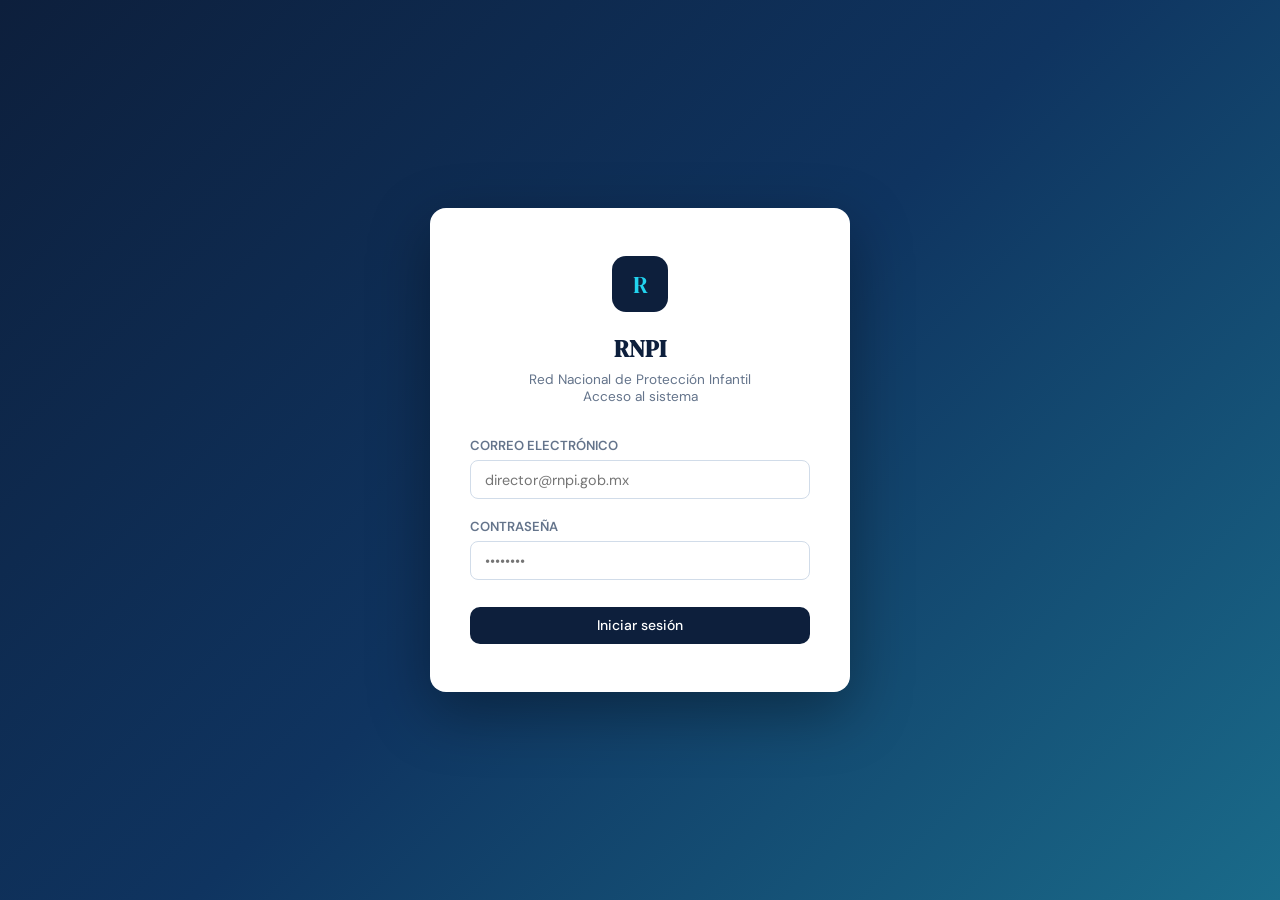
<file: index.html>
<!DOCTYPE html>
<html lang="es">
<head>
  <meta charset="UTF-8" />
  <meta name="viewport" content="width=device-width, initial-scale=1.0" />
  <title>RNPI — Sistema Integral</title>
  <link rel="preconnect" href="https://fonts.googleapis.com" />
  <link href="https://fonts.googleapis.com/css2?family=DM+Serif+Display:ital@0;1&family=DM+Sans:wght@300;400;500;600&display=swap" rel="stylesheet" />
  <link rel="stylesheet" href="/static/css/styles.css" />
</head>
<body>

<!-- ══════════════════════════════════════════════════ -->
<!--   PANTALLA DE LOGIN                                -->
<!-- ══════════════════════════════════════════════════ -->
<div id="screen-login">
  <div class="login-card">
    <div class="login-logo">R</div>
    <h1>RNPI</h1>
    <p>Red Nacional de Protección Infantil<br>Acceso al sistema</p>
    <div id="login-error"></div>
    <div class="form-group">
      <label style="text-align:left" for="l-correo">Correo electrónico</label>
      <input id="l-correo" type="text" placeholder="director@rnpi.gob.mx" autocomplete="username" />
    </div>
    <div class="form-group">
      <label style="text-align:left" for="l-pass">Contraseña</label>
      <input id="l-pass" type="password" placeholder="••••••••" autocomplete="current-password" />
    </div>
    <button class="btn btn-primary" style="width:100%;justify-content:center;margin-top:.5rem" id="btn-login">Iniciar sesión</button>
  </div>
</div>

<!-- ══════════════════════════════════════════════════ -->
<!--   INTERFAZ PRINCIPAL                               -->
<!--   data-roles="..." controla la visibilidad por rol -->
<!--   1=Abogado · 2=Director General · 3=Coordinador   -->
<!--   Estatal · 4=Médico · 5=Psicólogo · 7=Trab. Social -->
<!--   8=Voluntario                                      -->
<!-- ══════════════════════════════════════════════════ -->
<div id="screen-main">
  <header>
    <div class="header-left">
      <div class="logo">
        <div class="logo-badge">R</div>
        <div>
          <div class="logo-text">RNPI</div>
          <div class="logo-sub">Sistema Nacional</div>
        </div>
      </div>
      <nav class="nav-menu">
        <a class="nav-tab active" id="tab-nna" data-view="nna">Expedientes NNA</a>
        <a class="nav-tab" id="tab-personal" data-view="personal" data-roles="2">Gestión de Personal</a>
      </nav>
    </div>
    <div class="header-user">
      <span id="header-username">Usuario</span>
      <button id="btn-logout">Cerrar sesión</button>
    </div>
  </header>

  <div class="container">

    <!-- ─── Vista: Expedientes NNA ─── -->
    <div id="view-nna" class="view-section active">
      <div class="page-header">
        <div>
          <div class="page-title">Expedientes NNA</div>
          <div class="page-sub">Gestión integral de Niños, Niñas y Adolescentes</div>
        </div>
        <button class="btn btn-primary" id="btn-nuevo-expediente">+ Nuevo Expediente</button>
      </div>

      <div class="card">
        <table>
          <thead>
            <tr>
              <th>Folio</th>
              <th>Nombre del Menor</th>
              <th>Tutor(es)</th>
              <th>Sexo</th>
              <th>Fecha Nac.</th>
              <th>Acciones</th>
            </tr>
          </thead>
          <tbody id="tabla-nna-body"></tbody>
        </table>
      </div>
    </div>

    <!-- ─── Vista: Gestión de Personal (solo Director General, igual que el backend) ─── -->
    <div id="view-personal" class="view-section" data-roles="2">
      <div class="page-header">
        <div>
          <div class="page-title">Gestión de Personal</div>
          <div class="page-sub">Administración de voluntarios y empleados registrados</div>
        </div>
        <button class="btn btn-primary" id="btn-nuevo-personal">+ Registrar Personal</button>
      </div>

      <div class="toolbar">
        <select id="filter-rol" style="width:auto;padding:.6rem .9rem;">
          <option value="">Todos los roles</option>
        </select>
      </div>

      <div class="card">
        <div class="table-wrap">
          <table id="tabla-personal">
            <thead>
              <tr>
                <th>#</th>
                <th>Nombre</th>
                <th>Correo</th>
                <th>RFC</th>
                <th>Rol</th>
                <th>Estatus</th>
                <th>Acciones</th>
              </tr>
            </thead>
            <tbody id="tbody-personal">
              <tr><td colspan="7" style="text-align:center;padding:2rem;">Cargando...</td></tr>
            </tbody>
          </table>
        </div>
      </div>
    </div>

  </div>
</div>

<!-- ══════════════════════════════════════════════════ -->
<!--   MODAL: NUEVO EXPEDIENTE INTEGRAL                 -->
<!-- ══════════════════════════════════════════════════ -->
<div class="overlay" id="modal-alta-nna">
  <div class="modal modal-wide">
    <div class="modal-header">
      <h2>Registro de Nuevo Expediente Integral</h2>
      <button class="close-btn" data-close="modal-alta-nna">X</button>
    </div>
    <div class="modal-body">
      <div class="section-title">1. Datos del Menor (NNA)</div>
      <div class="form-grid">
        <div><label>Nombre(s) *</label><input type="text" id="f-nna-nombre" placeholder="Ej. Juan"></div>
        <div><label>Primer Apellido *</label><input type="text" id="f-nna-ap1" placeholder="Ej. Pérez"></div>
        <div><label>Segundo Apellido</label><input type="text" id="f-nna-ap2" placeholder="Opcional"></div>
        <div><label>CURP *</label><input type="text" id="f-nna-curp" placeholder="18 caracteres" style="text-transform:uppercase" maxlength="18"></div>
        <div><label>Fecha de Nacimiento *</label><input type="date" id="f-nna-fecha"></div>
        <div><label>Sexo *</label>
          <select id="f-nna-sexo"><option value="">-- Seleccione --</option></select>
        </div>
        <div><label>Nacionalidad</label>
          <select id="f-nna-nacionalidad"><option value="">-- Seleccione --</option></select>
        </div>
        <div><label>Entidad de Nacimiento</label>
          <select id="f-nna-lugarnac"><option value="">-- Seleccione --</option></select>
        </div>
        <div><label>Lengua</label>
          <select id="f-nna-lengua"><option value="">-- Cargando... --</option></select>
        </div>
        <div><label>Discapacidad</label>
          <select id="f-nna-discapacidad">
            <option value="">Ninguna</option>
          </select>
        </div>
        <div><label>Grado de Dependencia</label>
          <select id="f-nna-gradodep" disabled><option value="">-- Sin discapacidad --</option></select>
        </div>
      </div>

      <div class="section-title">2. Domicilio Actual</div>
      <div class="form-grid">
        <div class="span-2"><label>Calle</label><input type="text" id="f-dir-calle" placeholder="Ej. Av. Reforma"></div>
        <div><label>No. Exterior</label><input type="text" id="f-dir-noext" placeholder="Ej. 123"></div>
        <div><label>Entidad Federativa</label>
          <select id="f-dir-entidad">
            <option value="">-- Seleccione Entidad --</option>
          </select>
        </div>
        <div class="span-2"><label>Municipio / Asentamiento</label>
          <select id="f-dir-asen" disabled>
            <option value="">-- Seleccione primero una Entidad --</option>
          </select>
        </div>
      </div>

      <div class="section-title">3. Tutor Responsable y Contacto</div>
      <div class="form-grid">
        <div><label>Nombre(s) *</label><input type="text" id="f-tutor-nombre" placeholder="Ej. María"></div>
        <div><label>Primer Apellido *</label><input type="text" id="f-tutor-ap1" placeholder="Ej. García"></div>
        <div><label>Segundo Apellido</label><input type="text" id="f-tutor-ap2" placeholder="Opcional"></div>
        <div><label>CURP Tutor *</label><input type="text" id="f-tutor-curp" placeholder="Obligatorio (18 carac)" style="text-transform:uppercase" maxlength="18"></div>
        <div><label>Tipo de Contacto</label>
          <select id="f-con-tipo"><option value="">-- Seleccione --</option></select>
        </div>
        <div><label>Dato de Contacto</label><input type="text" id="f-con-texto" placeholder="Teléfono o correo"></div>
      </div>

    </div>
    <div class="modal-footer">
      <button class="btn btn-secondary" data-close="modal-alta-nna">Cancelar</button>
      <button class="btn btn-primary" id="btn-guardar-expediente">Guardar Expediente</button>
    </div>
  </div>
</div>

<!-- Modal Detalle NNA -->
<div class="overlay" id="modal-detalle-nna">
  <div class="modal modal-wide">
    <div class="modal-header">
      <h2>Expediente Integral RNPI</h2>
      <button class="close-btn" data-close="modal-detalle-nna">X</button>
    </div>
    <div class="modal-body">
      <div class="detail-card">
        <h3>Información del Menor</h3>
        <div class="detail-grid">
          <div class="detail-item"><label>Folio</label><p id="det-nna-folio"></p></div>
          <div class="detail-item"><label>Nombre Completo</label><p id="det-nna-nombre"></p></div>
          <div class="detail-item"><label>CURP</label><p id="det-nna-curp"></p></div>
          <div class="detail-item"><label>Fecha Nac.</label><p id="det-nna-fecha"></p></div>
          <div class="detail-item"><label>Sexo</label><p id="det-nna-sexo"></p></div>
          <div class="detail-item"><label>Nacionalidad(es)</label><p id="det-nna-nacionalidad"></p></div>
          <div class="detail-item"><label>Entidad de Nacimiento</label><p id="det-nna-lugarnac"></p></div>
          <div class="detail-item"><label>Domicilio Actual</label><p id="det-nna-direccion"></p></div>
        </div>
      </div>
      <div class="detail-card">
        <h3>Lenguas y Discapacidades</h3>
        <div class="detail-grid">
          <div class="detail-item"><label>Lengua(s)</label><p id="det-nna-lenguas"></p></div>
          <div class="detail-item"><label>Discapacidad(es)</label><p id="det-nna-discapacidades"></p></div>
        </div>
      </div>
      <div class="detail-card">
        <h3>Tutores y Contacto</h3>
        <div class="detail-grid">
          <div class="detail-item"><label>Tutor(es)</label><p id="det-tutores"></p></div>
          <div class="detail-item"><label>Contacto(s)</label><p id="det-contactos"></p></div>
        </div>
      </div>

      <!-- ─── Valoración Médica (solo roles 2=Director, 3=Coordinador, 4=Médico, 5=Psicólogo) ─── -->
      <div class="detail-card" data-roles="2,3,4,5">
        <h3>Valoración Médica</h3>
        <div class="detail-item">
          <label>Diagnósticos registrados (CIE-10)</label>
          <p id="det-padecimientos">—</p>
        </div>
        <div class="section-title">Nueva Valoración Médica</div>
        <div class="form-grid">
          <div class="span-2">
            <label>Buscar diagnóstico CIE-10 *</label>
            <input type="text" id="f-med-buscar" placeholder="Escriba al menos 2 caracteres (ej. asma, E11)">
          </div>
          <div class="span-2">
            <label>Diagnóstico *</label>
            <select id="f-med-diagnostico" disabled><option value="">-- Busque un diagnóstico primero --</option></select>
          </div>
          <div><label>Fecha de diagnóstico</label><input type="date" id="f-med-fecha"></div>
          <div><label>¿Es crónico?</label>
            <select id="f-med-cronico"><option value="false">No</option><option value="true">Sí</option></select>
          </div>
          <div><label>¿Está controlado?</label>
            <select id="f-med-controlado"><option value="false">No</option><option value="true">Sí</option></select>
          </div>
          <div class="span-2">
            <label>Notas clínicas</label>
            <input type="text" id="f-med-notas" placeholder="Observaciones del personal de salud">
          </div>
        </div>
        <div style="text-align:right;margin-top:.8rem">
          <button class="btn btn-primary" id="btn-guardar-padecimiento">Guardar Valoración</button>
        </div>
      </div>

      <!-- ─── Situación Legal (solo roles 1=Abogado, 2=Director, 3=Coordinador) ─── -->
      <div class="detail-card" data-roles="1,2,3">
        <h3>Situación Legal</h3>
        <div class="detail-item">
          <label>Historial jurídico</label>
          <p id="det-situacion-legal">—</p>
        </div>
        <div class="section-title">Nueva Situación Legal</div>
        <div class="form-grid">
          <div><label>Estatus jurídico *</label>
            <select id="f-leg-estatus"><option value="">-- Seleccione --</option></select>
          </div>
          <div><label>Medida de protección</label>
            <select id="f-leg-medida"><option value="">Ninguna</option></select>
          </div>
          <div><label>Fecha de inicio</label><input type="date" id="f-leg-fecha"></div>
          <div class="span-2">
            <label>Observaciones</label>
            <input type="text" id="f-leg-observaciones" placeholder="Detalle jurídico del expediente">
          </div>
        </div>
        <div style="text-align:right;margin-top:.8rem">
          <button class="btn btn-primary" id="btn-guardar-situacion-legal">Guardar Situación Legal</button>
        </div>
      </div>
    </div>
  </div>
</div>

<!-- Modal Form Personal -->
<div class="overlay" id="modal-form-personal">
  <div class="modal">
    <div class="modal-header">
      <h2 id="modal-pers-title">Registrar Personal</h2>
      <button class="close-btn" data-close="modal-form-personal">X</button>
    </div>
    <div class="modal-body">
      <input type="hidden" id="f-id" />
      <div class="form-grid" style="grid-template-columns: 1fr 1fr;">
        <div class="span-2"><label>Nombre(s)</label><input type="text" id="f-nombre" /></div>
        <div><label>Primer apellido</label><input type="text" id="f-prim-ap" /></div>
        <div><label>Segundo apellido</label><input type="text" id="f-seg-ap" /></div>
        <div><label>RFC</label><input type="text" id="f-rfc" style="text-transform:uppercase" /></div>
        <div><label>CURP</label><input type="text" id="f-curp" style="text-transform:uppercase" /></div>
        <div><label>Correo</label><input type="email" id="f-correo" /></div>
        <div><label>Rol</label><select id="f-rol"><option value="">— Seleccionar —</option></select></div>
        <div id="wrap-password"><label>Contraseña</label><input type="password" id="f-password" /></div>
        <div id="wrap-password2"><label>Confirmar</label><input type="password" id="f-password2" /></div>
      </div>
    </div>
    <div class="modal-footer">
      <button class="btn btn-secondary" data-close="modal-form-personal">Cancelar</button>
      <button class="btn btn-primary" id="btn-guardar-personal">Guardar</button>
    </div>
  </div>
</div>

<!-- Modal Detalle Personal -->
<div class="overlay" id="modal-detalle-personal">
  <div class="modal modal-wide">
    <div class="modal-header">
      <h2>Datos del Personal</h2>
      <button class="close-btn" data-close="modal-detalle-personal">X</button>
    </div>
    <div class="modal-body">
      <div class="avatar-row">
        <div class="avatar" id="det-avatar">–</div>
        <div>
          <div style="font-family:'DM Serif Display',serif;font-size:1.2rem" id="det-nombre">–</div>
          <div id="det-badge" style="margin-top:.3rem"></div>
        </div>
      </div>
      <div class="detail-grid">
        <div class="detail-item"><label>RFC</label><p id="det-rfc">–</p></div>
        <div class="detail-item"><label>CURP</label><p id="det-curp">–</p></div>
        <hr class="detail-sep">
        <div class="detail-item"><label>Correo</label><p id="det-correo">–</p></div>
        <div class="detail-item"><label>Rol</label><p id="det-rol">–</p></div>
        <div class="detail-item"><label>Estatus</label><p id="det-activo">–</p></div>
        <div class="detail-item"><label>ID de registro</label><p id="det-id">–</p></div>
      </div>
    </div>
    <div class="modal-footer">
      <button class="btn btn-secondary" data-close="modal-detalle-personal">Cerrar</button>
    </div>
  </div>
</div>

<!-- Modal Confirmación -->
<div class="overlay" id="confirm-modal-overlay">
  <div class="modal" id="confirm-modal" style="max-width:420px">
    <div class="modal-body" style="padding-top:2rem">
      <div class="confirm-icon" id="confirm-icon"></div>
      <h3 id="confirm-title">¿Confirmar acción?</h3>
      <p id="confirm-message">Esta acción no se puede deshacer.</p>
    </div>
    <div class="modal-footer" style="justify-content:center;gap:1rem">
      <button class="btn btn-secondary" data-close="confirm-modal-overlay">Cancelar</button>
      <button class="btn" id="confirm-action-btn">Confirmar</button>
    </div>
  </div>
</div>

<div id="toast-container"></div>

<script type="module" src="/static/js/app.js"></script>
</body>
</html>
</file>
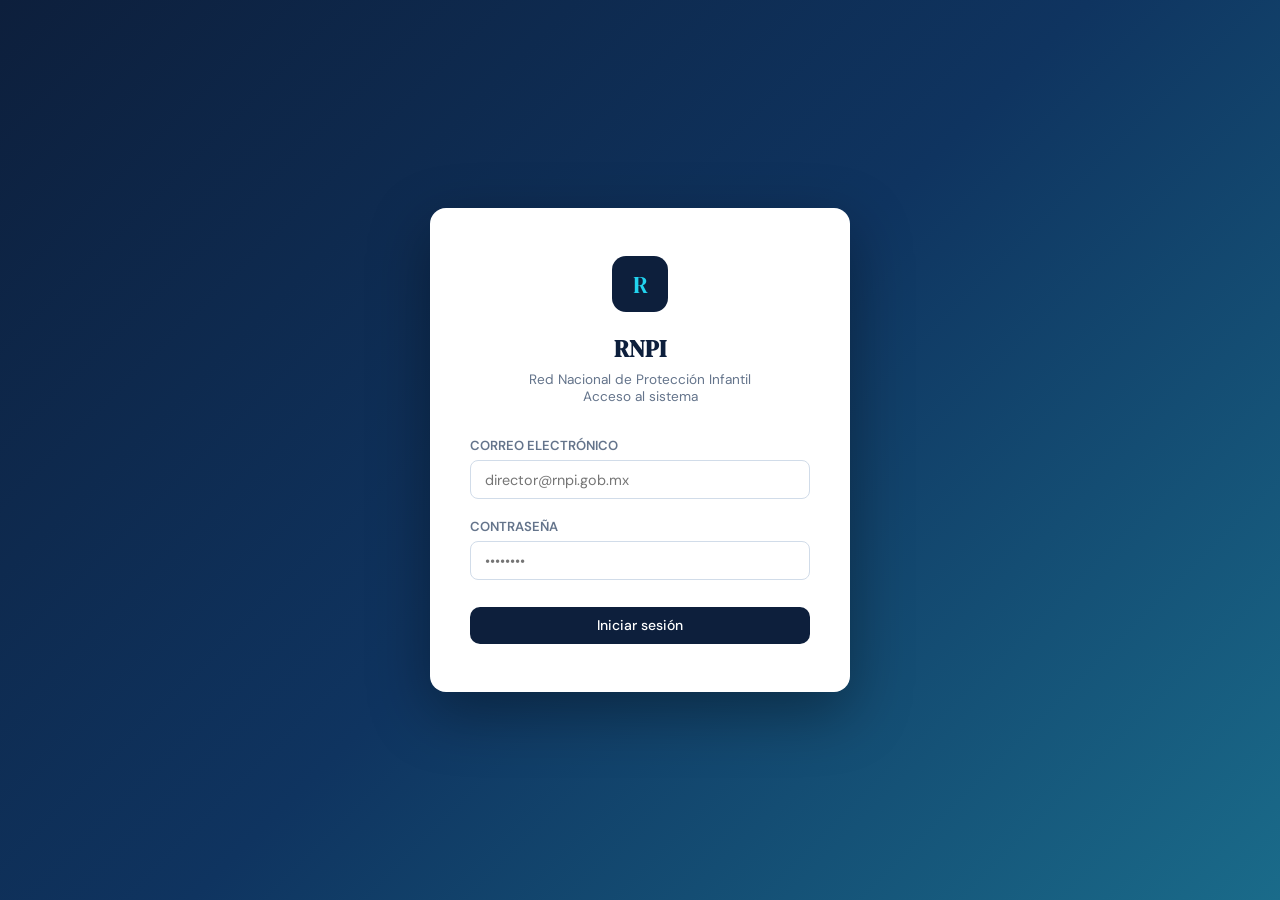
<file: static/index.html>
<!DOCTYPE html>
<html lang="es">
<head>
  <meta charset="UTF-8" />
  <meta name="viewport" content="width=device-width, initial-scale=1.0" />
  <title>RNPI — Sistema Integral</title>
  <link rel="preconnect" href="https://fonts.googleapis.com" />
  <link href="https://fonts.googleapis.com/css2?family=DM+Serif+Display:ital@0;1&family=DM+Sans:wght@300;400;500;600&display=swap" rel="stylesheet" />
  <link rel="stylesheet" href="/static/css/styles.css" />
</head>
<body>

<!-- ══════════════════════════════════════════════════ -->
<!--   PANTALLA DE LOGIN                                -->
<!-- ══════════════════════════════════════════════════ -->
<div id="screen-login">
  <div class="login-card">
    <div class="login-logo">R</div>
    <h1>RNPI</h1>
    <p>Red Nacional de Protección Infantil<br>Acceso al sistema</p>
    <div id="login-error"></div>
    <div class="form-group">
      <label style="text-align:left" for="l-correo">Correo electrónico</label>
      <input id="l-correo" type="text" placeholder="director@rnpi.gob.mx" autocomplete="username" />
    </div>
    <div class="form-group">
      <label style="text-align:left" for="l-pass">Contraseña</label>
      <input id="l-pass" type="password" placeholder="••••••••" autocomplete="current-password" />
    </div>
    <button class="btn btn-primary" style="width:100%;justify-content:center;margin-top:.5rem" id="btn-login">Iniciar sesión</button>
  </div>
</div>

<!-- ══════════════════════════════════════════════════ -->
<!--   INTERFAZ PRINCIPAL                               -->
<!--   data-roles="..." controla la visibilidad por rol -->
<!--   1=Abogado · 2=Director General · 3=Coordinador   -->
<!--   Estatal · 4=Médico · 5=Psicólogo · 7=Trab. Social -->
<!--   8=Voluntario                                      -->
<!-- ══════════════════════════════════════════════════ -->
<div id="screen-main">
  <header>
    <div class="header-left">
      <div class="logo">
        <div class="logo-badge">R</div>
        <div>
          <div class="logo-text">RNPI</div>
          <div class="logo-sub">Sistema Nacional</div>
        </div>
      </div>
      <nav class="nav-menu">
        <a class="nav-tab active" id="tab-nna" data-view="nna">Expedientes NNA</a>
        <a class="nav-tab" id="tab-personal" data-view="personal" data-roles="2">Gestión de Personal</a>
        <a class="nav-tab" id="tab-plantillas" data-view="plantillas" data-roles="2,3">Plantillas</a>
      </nav>
    </div>
    <div class="header-user">
      <span id="header-username">Usuario</span>
      <button id="btn-logout">Cerrar sesión</button>
    </div>
  </header>

  <div class="container">

    <!-- ─── Vista: Expedientes NNA ─── -->
    <div id="view-nna" class="view-section active">
      <div class="page-header">
        <div>
          <div class="page-title">Expedientes NNA</div>
          <div class="page-sub">Gestión integral de Niños, Niñas y Adolescentes</div>
        </div>
        <button class="btn btn-primary" id="btn-nuevo-expediente">+ Nuevo Expediente</button>
      </div>

      <div class="card">
        <table>
          <thead>
            <tr>
              <th>Folio</th>
              <th>Nombre del Menor</th>
              <th>Tutor(es)</th>
              <th>Sexo</th>
              <th>Fecha Nac.</th>
              <th>Acciones</th>
            </tr>
          </thead>
          <tbody id="tabla-nna-body"></tbody>
        </table>
      </div>
    </div>

    <!-- ─── Vista: Gestión de Personal (solo Director General, igual que el backend) ─── -->
    <div id="view-personal" class="view-section" data-roles="2">
      <div class="page-header">
        <div>
          <div class="page-title">Gestión de Personal</div>
          <div class="page-sub">Administración de voluntarios y empleados registrados</div>
        </div>
        <button class="btn btn-primary" id="btn-nuevo-personal">+ Registrar Personal</button>
      </div>

      <div class="toolbar">
        <select id="filter-rol" style="width:auto;padding:.6rem .9rem;">
          <option value="">Todos los roles</option>
        </select>
      </div>

      <div class="card">
        <div class="table-wrap">
          <table id="tabla-personal">
            <thead>
              <tr>
                <th>#</th>
                <th>Nombre</th>
                <th>Correo</th>
                <th>RFC</th>
                <th>Rol</th>
                <th>Estatus</th>
                <th>Acciones</th>
              </tr>
            </thead>
            <tbody id="tbody-personal">
              <tr><td colspan="7" style="text-align:center;padding:2rem;">Cargando...</td></tr>
            </tbody>
          </table>
        </div>
      </div>
    </div>

    <!-- ─── Vista: Plantillas / Equipos de Trabajo (Director General y Coordinador Estatal) ─── -->
    <div id="view-plantillas" class="view-section" data-roles="2,3">
      <div class="page-header">
        <div>
          <div class="page-title">Plantillas de Trabajo</div>
          <div class="page-sub">Equipos multidisciplinarios y asignación de expedientes NNA</div>
        </div>
        <button class="btn btn-primary" id="btn-nueva-plantilla">+ Nueva Plantilla</button>
      </div>

      <div class="card">
        <table>
          <thead>
            <tr>
              <th>#</th>
              <th>Nombre de la Plantilla</th>
              <th>Estatus</th>
              <th>Integrantes</th>
              <th>Acciones</th>
            </tr>
          </thead>
          <tbody id="tbody-plantillas">
            <tr><td colspan="5" style="text-align:center;padding:2rem;">Cargando...</td></tr>
          </tbody>
        </table>
      </div>
    </div>

  </div>
</div>

<!-- ══════════════════════════════════════════════════ -->
<!--   MODAL: NUEVO EXPEDIENTE INTEGRAL                 -->
<!-- ══════════════════════════════════════════════════ -->
<div class="overlay" id="modal-alta-nna">
  <div class="modal modal-wide">
    <div class="modal-header">
      <h2>Registro de Nuevo Expediente Integral</h2>
      <button class="close-btn" data-close="modal-alta-nna">X</button>
    </div>
    <div class="modal-body">
      <div class="section-title">1. Datos del Menor (NNA)</div>
      <div class="form-grid">
        <div><label>Nombre(s) *</label><input type="text" id="f-nna-nombre" placeholder="Ej. Juan"></div>
        <div><label>Primer Apellido *</label><input type="text" id="f-nna-ap1" placeholder="Ej. Pérez"></div>
        <div><label>Segundo Apellido</label><input type="text" id="f-nna-ap2" placeholder="Opcional"></div>
        <div><label>Cómo le gusta que le llamen (Alias)</label><input type="text" id="f-nna-alias" placeholder="Ej. Juanito"></div>
        <div><label>CURP *</label><input type="text" id="f-nna-curp" placeholder="18 caracteres" style="text-transform:uppercase" maxlength="18"></div>
        <div><label>Fecha de Nacimiento *</label><input type="date" id="f-nna-fecha"></div>
        <div><label>Sexo *</label>
          <select id="f-nna-sexo"><option value="">-- Seleccione --</option></select>
        </div>
        <div><label>Nacionalidad</label>
          <select id="f-nna-nacionalidad"><option value="">-- Seleccione --</option></select>
        </div>
        <div><label>Entidad de Nacimiento</label>
          <select id="f-nna-lugarnac"><option value="">-- Seleccione --</option></select>
        </div>
      </div>

      <div class="section-title">Idiomas y Discapacidades</div>
      <div id="lenguas-container">
        <div class="form-grid" style="margin-bottom: 1rem;">
          <div><label>Lengua/Idioma</label>
            <select id="f-nna-lengua-0" class="f-nna-lengua"><option value="">-- Cargando... --</option></select>
          </div>
          <div><label>Nivel de Dominio</label>
            <select id="f-nna-nivelcom-0" class="f-nna-nivelcom" disabled><option value="">-- Seleccione --</option></select>
          </div>
          <div><label>Modo de Adquisición</label>
            <select id="f-nna-modadc-0" class="f-nna-modadc" disabled><option value="">-- Seleccione --</option></select>
          </div>
          <div><label>Preferente</label>
            <input type="checkbox" id="f-nna-preferente-0" class="f-nna-preferente">
          </div>
        </div>
      </div>
      <button type="button" class="btn btn-secondary" id="btn-agregar-lengua" style="margin-bottom:1rem">+ Agregar otro idioma</button>

      <div id="discapacidades-container">
        <div class="form-grid" style="margin-bottom: 1rem;">
          <div><label>Discapacidad</label>
            <select id="f-nna-discapacidad-0" class="f-nna-discapacidad"><option value="">Ninguna</option></select>
          </div>
          <div><label>Grado de Dependencia</label>
            <select id="f-nna-gradodep-0" class="f-nna-gradodep" disabled><option value="">-- Sin discapacidad --</option></select>
          </div>
        </div>
      </div>
      <button type="button" class="btn btn-secondary" id="btn-agregar-discapacidad" style="margin-bottom:1rem">+ Agregar otra discapacidad</button>

      <div class="section-title">2. Domicilio Actual</div>
      <div class="form-grid">
        <div class="span-2"><label>Calle</label><input type="text" id="f-dir-calle" placeholder="Ej. Av. Reforma"></div>
        <div><label>No. Exterior</label><input type="text" id="f-dir-noext" placeholder="Ej. 123"></div>
        <div><label>Entidad Federativa</label>
          <select id="f-dir-entidad">
            <option value="">-- Seleccione Entidad --</option>
          </select>
        </div>
        <div class="span-2"><label>Municipio / Asentamiento</label>
          <select id="f-dir-asen" disabled>
            <option value="">-- Seleccione primero una Entidad --</option>
          </select>
        </div>
      </div>

      <div class="section-title">3. Tutor Responsable y Contacto</div>
      <div class="form-grid">
        <div><label>Nombre(s) *</label><input type="text" id="f-tutor-nombre" placeholder="Ej. María"></div>
        <div><label>Primer Apellido *</label><input type="text" id="f-tutor-ap1" placeholder="Ej. García"></div>
        <div><label>Segundo Apellido</label><input type="text" id="f-tutor-ap2" placeholder="Opcional"></div>
        <div><label>CURP Tutor *</label><input type="text" id="f-tutor-curp" placeholder="Obligatorio (18 carac)" style="text-transform:uppercase" maxlength="18"></div>
        <div><label>Tipo de Contacto</label>
          <select id="f-con-tipo"><option value="">-- Seleccione --</option></select>
        </div>
        <div><label>Dato de Contacto</label><input type="text" id="f-con-texto" placeholder="Teléfono o correo"></div>
      </div>

    </div>
    <div class="modal-footer">
      <button class="btn btn-secondary" data-close="modal-alta-nna">Cancelar</button>
      <button class="btn btn-primary" id="btn-guardar-expediente">Guardar Expediente</button>
    </div>
  </div>
</div>

<!-- Modal Detalle NNA -->
<div class="overlay" id="modal-detalle-nna">
  <div class="modal modal-wide">
    <div class="modal-header">
      <h2>Expediente Integral RNPI</h2>
      <button class="close-btn" data-close="modal-detalle-nna">X</button>
    </div>
    <div class="modal-body">
      <div class="detail-card">
        <h3>Información del Menor</h3>
        <div class="detail-grid">
          <div class="detail-item"><label>Folio</label><p id="det-nna-folio"></p></div>
          <div class="detail-item"><label>Nombre Completo</label><p id="det-nna-nombre"></p></div>
          <div class="detail-item"><label>Alias / Cómo le llaman</label><p id="det-nna-alias"></p></div>
          <div class="detail-item"><label>CURP</label><p id="det-nna-curp"></p></div>
          <div class="detail-item"><label>Fecha Nac.</label><p id="det-nna-fecha"></p></div>
          <div class="detail-item"><label>Sexo</label><p id="det-nna-sexo"></p></div>
          <div class="detail-item"><label>Nacionalidad(es)</label><p id="det-nna-nacionalidad"></p></div>
          <div class="detail-item"><label>Entidad de Nacimiento</label><p id="det-nna-lugarnac"></p></div>
          <div class="detail-item"><label>Domicilio Actual</label><p id="det-nna-direccion"></p></div>
        </div>
      </div>
      <div class="detail-card">
        <h3>Lenguas y Discapacidades</h3>
        <div class="detail-grid">
          <div class="detail-item"><label>Lengua(s)</label><p id="det-nna-lenguas"></p></div>
          <div class="detail-item"><label>Discapacidad(es)</label><p id="det-nna-discapacidades"></p></div>
        </div>
      </div>
      <div class="detail-card">
        <h3>Tutores y Contacto</h3>
        <div class="detail-grid">
          <div class="detail-item"><label>Tutor(es)</label><p id="det-tutores"></p></div>
          <div class="detail-item"><label>Contacto(s)</label><p id="det-contactos"></p></div>
        </div>
      </div>

      <div class="detail-card">
        <h3>Plantilla Asignada (Equipo de Trabajo)</h3>
        <div class="detail-item">
          <label>Historial de asignaciones</label>
          <p id="det-plantillas-nna">—</p>
        </div>
      </div>

      <!-- ─── Valoración Médica (solo roles 2=Director, 3=Coordinador, 4=Médico, 5=Psicólogo) ─── -->
      <div class="detail-card" data-roles="2,3,4,5">
        <h3>Valoración Médica</h3>
        <div class="detail-item">
          <label>Diagnósticos registrados (CIE-10)</label>
          <p id="det-padecimientos">—</p>
        </div>
        <div class="section-title">Nueva Valoración Médica</div>
        <div class="form-grid">
          <div class="span-2">
            <label>Buscar diagnóstico CIE-10 *</label>
            <input type="text" id="f-med-buscar" placeholder="Escriba al menos 2 caracteres (ej. asma, E11)">
          </div>
          <div class="span-2">
            <label>Diagnóstico *</label>
            <select id="f-med-diagnostico" disabled><option value="">-- Busque un diagnóstico primero --</option></select>
          </div>
          <div><label>Fecha de diagnóstico</label><input type="date" id="f-med-fecha"></div>
          <div><label>¿Es crónico?</label>
            <select id="f-med-cronico"><option value="false">No</option><option value="true">Sí</option></select>
          </div>
          <div><label>¿Está controlado?</label>
            <select id="f-med-controlado"><option value="false">No</option><option value="true">Sí</option></select>
          </div>
          <div class="span-2">
            <label>Notas clínicas</label>
            <input type="text" id="f-med-notas" placeholder="Observaciones del personal de salud">
          </div>
        </div>
        <div style="text-align:right;margin-top:.8rem">
          <button class="btn btn-primary" id="btn-guardar-padecimiento">Guardar Valoración</button>
        </div>
      </div>

      <!-- ─── Situación Legal (solo roles 1=Abogado, 2=Director, 3=Coordinador) ─── -->
      <div class="detail-card" data-roles="1,2,3">
        <h3>Situación Legal</h3>
        <div class="detail-item">
          <label>Historial jurídico</label>
          <p id="det-situacion-legal">—</p>
        </div>
        <div class="section-title">Nueva Situación Legal</div>
        <div class="form-grid">
          <div><label>Estatus jurídico *</label>
            <select id="f-leg-estatus"><option value="">-- Seleccione --</option></select>
          </div>
          <div><label>Medida de protección</label>
            <select id="f-leg-medida"><option value="">Ninguna</option></select>
          </div>
          <div><label>Fecha de inicio</label><input type="date" id="f-leg-fecha"></div>
          <div class="span-2">
            <label>Observaciones</label>
            <input type="text" id="f-leg-observaciones" placeholder="Detalle jurídico del expediente">
          </div>
        </div>
        <div style="text-align:right;margin-top:.8rem">
          <button class="btn btn-primary" id="btn-guardar-situacion-legal">Guardar Situación Legal</button>
        </div>
      </div>
    </div>
  </div>
</div>

<!-- Modal Form Personal -->
<div class="overlay" id="modal-form-personal">
  <div class="modal">
    <div class="modal-header">
      <h2 id="modal-pers-title">Registrar Personal</h2>
      <button class="close-btn" data-close="modal-form-personal">X</button>
    </div>
    <div class="modal-body">
      <input type="hidden" id="f-id" />
      <div class="form-grid" style="grid-template-columns: 1fr 1fr;">
        <div class="span-2"><label>Nombre(s)</label><input type="text" id="f-nombre" /></div>
        <div><label>Primer apellido</label><input type="text" id="f-prim-ap" /></div>
        <div><label>Segundo apellido</label><input type="text" id="f-seg-ap" /></div>
        <div><label>RFC</label><input type="text" id="f-rfc" style="text-transform:uppercase" /></div>
        <div><label>CURP</label><input type="text" id="f-curp" style="text-transform:uppercase" /></div>
        <div><label>Correo</label><input type="email" id="f-correo" /></div>
        <div><label>Rol</label><select id="f-rol"><option value="">— Seleccionar —</option></select></div>
        <div id="wrap-password"><label>Contraseña</label><input type="password" id="f-password" /></div>
        <div id="wrap-password2"><label>Confirmar</label><input type="password" id="f-password2" /></div>
      </div>
    </div>
    <div class="modal-footer">
      <button class="btn btn-secondary" data-close="modal-form-personal">Cancelar</button>
      <button class="btn btn-primary" id="btn-guardar-personal">Guardar</button>
    </div>
  </div>
</div>

<!-- Modal Detalle Personal -->
<div class="overlay" id="modal-detalle-personal">
  <div class="modal modal-wide">
    <div class="modal-header">
      <h2>Datos del Personal</h2>
      <button class="close-btn" data-close="modal-detalle-personal">X</button>
    </div>
    <div class="modal-body">
      <div class="avatar-row">
        <div class="avatar" id="det-avatar">–</div>
        <div>
          <div style="font-family:'DM Serif Display',serif;font-size:1.2rem" id="det-nombre">–</div>
          <div id="det-badge" style="margin-top:.3rem"></div>
        </div>
      </div>
      <div class="detail-grid">
        <div class="detail-item"><label>RFC</label><p id="det-rfc">–</p></div>
        <div class="detail-item"><label>CURP</label><p id="det-curp">–</p></div>
        <hr class="detail-sep">
        <div class="detail-item"><label>Correo</label><p id="det-correo">–</p></div>
        <div class="detail-item"><label>Rol</label><p id="det-rol">–</p></div>
        <div class="detail-item"><label>Estatus</label><p id="det-activo">–</p></div>
        <div class="detail-item"><label>ID de registro</label><p id="det-id">–</p></div>
      </div>
    </div>
    <div class="modal-footer">
      <button class="btn btn-secondary" data-close="modal-detalle-personal">Cerrar</button>
    </div>
  </div>
</div>

<!-- Modal Nueva Plantilla -->
<div class="overlay" id="modal-form-plantilla">
  <div class="modal">
    <div class="modal-header">
      <h2>Nueva Plantilla</h2>
      <button class="close-btn" data-close="modal-form-plantilla">X</button>
    </div>
    <div class="modal-body">
      <div class="form-group">
        <label>Nombre de la plantilla *</label>
        <input type="text" id="f-plantilla-nombre" placeholder="Ej. Plantilla Zona Norte" maxlength="150" />
      </div>
    </div>
    <div class="modal-footer">
      <button class="btn btn-secondary" data-close="modal-form-plantilla">Cancelar</button>
      <button class="btn btn-primary" id="btn-guardar-plantilla">Crear Plantilla</button>
    </div>
  </div>
</div>

<!-- Modal Gestión de Plantilla -->
<div class="overlay" id="modal-plantilla">
  <div class="modal modal-wide">
    <div class="modal-header">
      <h2 id="modal-plantilla-titulo">Plantilla</h2>
      <button class="close-btn" data-close="modal-plantilla">X</button>
    </div>
    <div class="modal-body">
      <div class="detail-card">
        <h3>Integrantes del equipo</h3>
        <table>
          <thead>
            <tr><th>Nombre</th><th>Rol</th><th>Acciones</th></tr>
          </thead>
          <tbody id="tbody-integrantes"></tbody>
        </table>
        <div class="section-title">Agregar integrante (una sola persona por rol)</div>
        <div class="form-grid">
          <div class="span-2"><label>Personal</label>
            <select id="f-pl-personal"><option value="">-- Seleccione --</option></select>
          </div>
        </div>
        <div style="text-align:right;margin-top:.8rem">
          <button class="btn btn-primary" id="btn-agregar-integrante">Agregar a la Plantilla</button>
        </div>
      </div>

      <div class="detail-card">
        <h3>NNA asignados actualmente</h3>
        <div class="detail-item">
          <label>Expedientes activos en esta plantilla</label>
          <p id="det-plantilla-nna">—</p>
        </div>
        <div class="section-title">Asignar expediente NNA</div>
        <div class="form-grid">
          <div><label>NNA *</label>
            <select id="f-pl-nna"><option value="">-- Seleccione --</option></select>
          </div>
          <div><label>Fecha de asignación</label><input type="date" id="f-pl-fecha"></div>
        </div>
        <div style="text-align:right;margin-top:.8rem">
          <button class="btn btn-primary" id="btn-asignar-nna">Asignar Plantilla al NNA</button>
        </div>
      </div>
    </div>
  </div>
</div>

<!-- Modal Confirmación -->
<div class="overlay" id="confirm-modal-overlay">
  <div class="modal" id="confirm-modal" style="max-width:420px">
    <div class="modal-body" style="padding-top:2rem">
      <div class="confirm-icon" id="confirm-icon"></div>
      <h3 id="confirm-title">¿Confirmar acción?</h3>
      <p id="confirm-message">Esta acción no se puede deshacer.</p>
    </div>
    <div class="modal-footer" style="justify-content:center;gap:1rem">
      <button class="btn btn-secondary" data-close="confirm-modal-overlay">Cancelar</button>
      <button class="btn" id="confirm-action-btn">Confirmar</button>
    </div>
  </div>
</div>

<div id="toast-container"></div>

<script type="module" src="/static/js/app.js"></script>
</body>
</html>
</file>
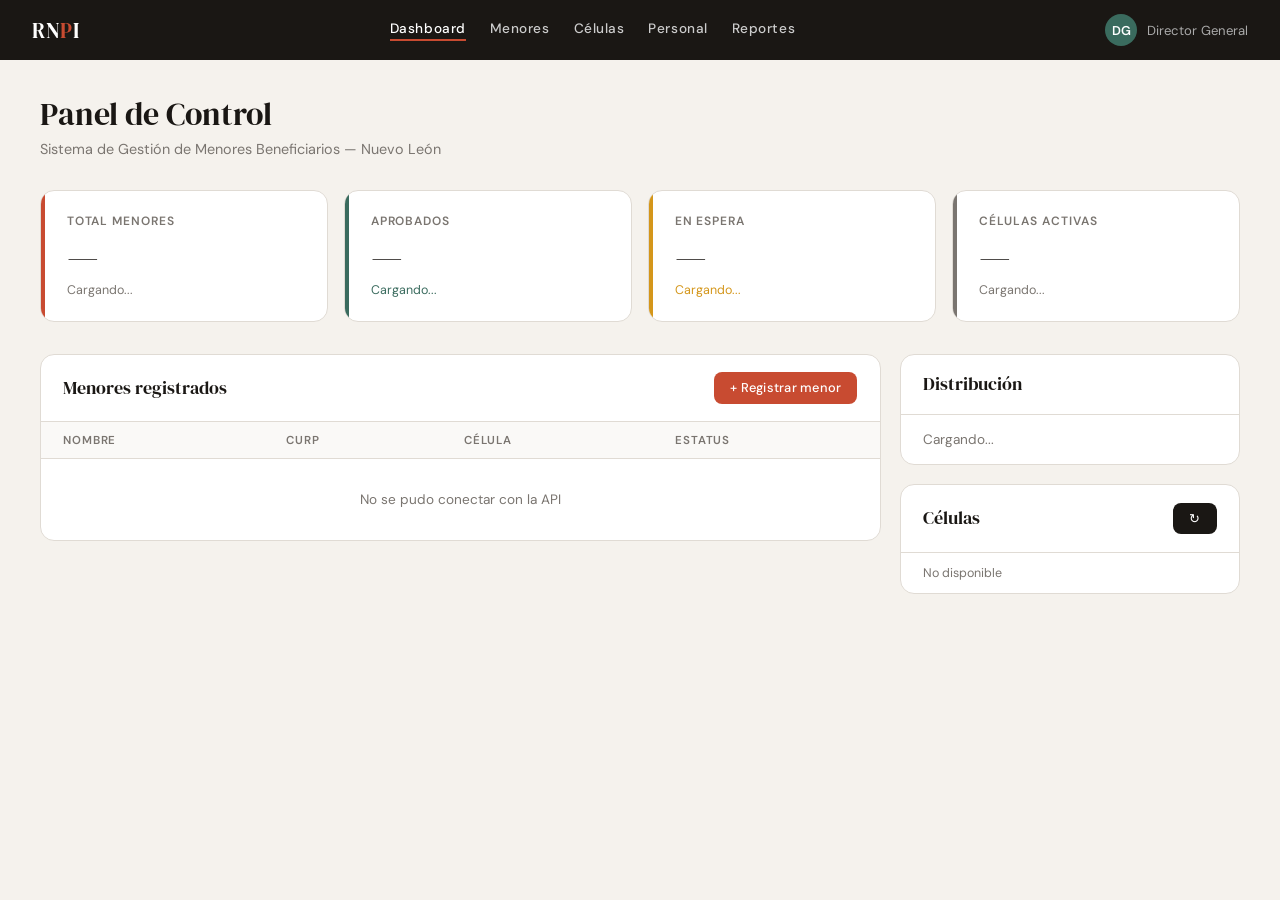
<file: src/static/dashboard.html>
<!DOCTYPE html>
<html lang="es">
<head>
  <meta charset="UTF-8" />
  <meta name="viewport" content="width=device-width, initial-scale=1.0"/>
  <title>RNPI — Dashboard</title>
  <link href="https://fonts.googleapis.com/css2?family=DM+Serif+Display:ital@0;1&family=DM+Sans:wght@300;400;500;600&display=swap" rel="stylesheet"/>
  <style>
    *, *::before, *::after { box-sizing: border-box; margin: 0; padding: 0; }

    :root {
      --bg:       #f5f2ed;
      --surface:  #ffffff;
      --ink:      #1a1714;
      --muted:    #7a7570;
      --accent:   #c84b31;
      --accent2:  #3a6b5e;
      --warn:     #d4961a;
      --border:   #e0dbd4;
      --radius:   14px;
    }

    body {
      font-family: 'DM Sans', sans-serif;
      background: var(--bg);
      color: var(--ink);
      min-height: 100vh;
      display: flex;
      flex-direction: column;
    }

    /* ── TOP NAV ── */
    nav {
      background: var(--ink);
      color: #fff;
      display: flex;
      align-items: center;
      justify-content: space-between;
      padding: 0 2rem;
      height: 60px;
      position: sticky;
      top: 0;
      z-index: 100;
    }
    .nav-logo {
      font-family: 'DM Serif Display', serif;
      font-size: 1.3rem;
      letter-spacing: 0.03em;
    }
    .nav-logo span { color: var(--accent); }
    .nav-links { display: flex; gap: 1.5rem; }
    .nav-links a {
      color: #ccc;
      text-decoration: none;
      font-size: 0.85rem;
      font-weight: 500;
      letter-spacing: 0.04em;
      transition: color .2s;
    }
    .nav-links a:hover, .nav-links a.active { color: #fff; }
    .nav-links a.active { border-bottom: 2px solid var(--accent); padding-bottom: 2px; }
    .nav-user {
      display: flex;
      align-items: center;
      gap: .6rem;
      font-size: 0.82rem;
      color: #aaa;
    }
    .avatar {
      width: 32px; height: 32px;
      border-radius: 50%;
      background: var(--accent2);
      display: flex; align-items: center; justify-content: center;
      font-weight: 600; font-size: .8rem; color: #fff;
    }

    /* ── LAYOUT ── */
    main {
      flex: 1;
      padding: 2rem 2.5rem;
      max-width: 1280px;
      margin: 0 auto;
      width: 100%;
    }

    .page-header {
      margin-bottom: 2rem;
      animation: fadeUp .5s ease both;
    }
    .page-header h1 {
      font-family: 'DM Serif Display', serif;
      font-size: 2rem;
      font-weight: 400;
    }
    .page-header p { color: var(--muted); font-size: .9rem; margin-top: .25rem; }

    /* ── STAT CARDS ── */
    .stats-grid {
      display: grid;
      grid-template-columns: repeat(auto-fit, minmax(200px, 1fr));
      gap: 1rem;
      margin-bottom: 2rem;
    }
    .stat-card {
      background: var(--surface);
      border: 1px solid var(--border);
      border-radius: var(--radius);
      padding: 1.4rem 1.6rem;
      position: relative;
      overflow: hidden;
      animation: fadeUp .5s ease both;
      transition: transform .2s, box-shadow .2s;
    }
    .stat-card:hover { transform: translateY(-3px); box-shadow: 0 8px 24px rgba(0,0,0,.08); }
    .stat-card:nth-child(1) { animation-delay: .05s; }
    .stat-card:nth-child(2) { animation-delay: .10s; }
    .stat-card:nth-child(3) { animation-delay: .15s; }
    .stat-card:nth-child(4) { animation-delay: .20s; }

    .stat-card::before {
      content: '';
      position: absolute;
      top: 0; left: 0;
      width: 4px; height: 100%;
      background: var(--accent);
      border-radius: 4px 0 0 4px;
    }
    .stat-card.green::before  { background: var(--accent2); }
    .stat-card.yellow::before { background: var(--warn); }
    .stat-card.gray::before   { background: var(--muted); }

    .stat-label {
      font-size: .75rem;
      font-weight: 600;
      letter-spacing: .08em;
      text-transform: uppercase;
      color: var(--muted);
      margin-bottom: .5rem;
    }
    .stat-value {
      font-family: 'DM Serif Display', serif;
      font-size: 2.4rem;
      line-height: 1;
      color: var(--ink);
    }
    .stat-sub {
      font-size: .78rem;
      color: var(--muted);
      margin-top: .4rem;
    }
    .stat-sub.up   { color: var(--accent2); }
    .stat-sub.warn { color: var(--warn); }

    /* ── TWO COLUMN ── */
    .two-col {
      display: grid;
      grid-template-columns: 1fr 340px;
      gap: 1.2rem;
      align-items: start;
    }

    /* ── TABLE CARD ── */
    .card {
      background: var(--surface);
      border: 1px solid var(--border);
      border-radius: var(--radius);
      overflow: hidden;
      animation: fadeUp .55s ease both;
      animation-delay: .25s;
    }
    .card-header {
      display: flex;
      align-items: center;
      justify-content: space-between;
      padding: 1.1rem 1.4rem;
      border-bottom: 1px solid var(--border);
    }
    .card-title {
      font-family: 'DM Serif Display', serif;
      font-size: 1.1rem;
      font-weight: 400;
    }
    .btn {
      background: var(--ink);
      color: #fff;
      border: none;
      border-radius: 8px;
      padding: .45rem 1rem;
      font-size: .8rem;
      font-weight: 500;
      cursor: pointer;
      letter-spacing: .02em;
      transition: background .2s, transform .1s;
      font-family: 'DM Sans', sans-serif;
    }
    .btn:hover  { background: #333; }
    .btn:active { transform: scale(.97); }
    .btn.accent { background: var(--accent); }
    .btn.accent:hover { background: #a83a22; }

    table {
      width: 100%;
      border-collapse: collapse;
      font-size: .85rem;
    }
    thead th {
      text-align: left;
      padding: .65rem 1.4rem;
      font-size: .72rem;
      font-weight: 600;
      letter-spacing: .07em;
      text-transform: uppercase;
      color: var(--muted);
      background: #faf9f7;
      border-bottom: 1px solid var(--border);
    }
    tbody tr {
      border-bottom: 1px solid var(--border);
      transition: background .15s;
    }
    tbody tr:last-child { border-bottom: none; }
    tbody tr:hover { background: #faf9f7; }
    td {
      padding: .8rem 1.4rem;
      vertical-align: middle;
    }

    .badge {
      display: inline-block;
      padding: .2rem .65rem;
      border-radius: 20px;
      font-size: .72rem;
      font-weight: 600;
      letter-spacing: .03em;
    }
    .badge-green  { background: #d4ede8; color: #2a5248; }
    .badge-yellow { background: #faefd4; color: #7a5a10; }
    .badge-red    { background: #fde8e4; color: #8a2a1a; }
    .badge-gray   { background: #eee; color: #555; }

    /* ── SIDEBAR CARDS ── */
    .side-stack { display: flex; flex-direction: column; gap: 1.2rem; }

    .mini-list { list-style: none; }
    .mini-list li {
      display: flex;
      justify-content: space-between;
      align-items: center;
      padding: .75rem 1.4rem;
      border-bottom: 1px solid var(--border);
      font-size: .85rem;
      transition: background .15s;
    }
    .mini-list li:last-child { border-bottom: none; }
    .mini-list li:hover { background: #faf9f7; }
    .mini-list .name { font-weight: 500; }
    .mini-list .meta { color: var(--muted); font-size: .78rem; }

    /* progress bar */
    .progress-wrap { padding: 1rem 1.4rem; display: flex; flex-direction: column; gap: .85rem; }
    .prog-item {}
    .prog-label {
      display: flex; justify-content: space-between;
      font-size: .8rem; margin-bottom: .35rem;
    }
    .prog-label span:last-child { color: var(--muted); }
    .prog-bar {
      height: 7px;
      background: var(--border);
      border-radius: 99px;
      overflow: hidden;
    }
    .prog-fill {
      height: 100%;
      border-radius: 99px;
      background: var(--accent2);
      transition: width 1s cubic-bezier(.4,0,.2,1);
    }
    .prog-fill.red  { background: var(--accent); }
    .prog-fill.warn { background: var(--warn); }

    /* ── MODAL ── */
    .modal-backdrop {
      display: none;
      position: fixed; inset: 0;
      background: rgba(0,0,0,.45);
      z-index: 200;
      align-items: center;
      justify-content: center;
      animation: fadeIn .2s ease;
    }
    .modal-backdrop.open { display: flex; }
    .modal {
      background: var(--surface);
      border-radius: 18px;
      width: 100%;
      max-width: 540px;
      padding: 2rem;
      animation: slideUp .3s ease;
      max-height: 90vh;
      overflow-y: auto;
    }
    .modal h2 {
      font-family: 'DM Serif Display', serif;
      font-size: 1.4rem;
      font-weight: 400;
      margin-bottom: 1.4rem;
    }
    .form-grid {
      display: grid;
      grid-template-columns: 1fr 1fr;
      gap: .9rem;
    }
    .form-group { display: flex; flex-direction: column; gap: .35rem; }
    .form-group.full { grid-column: 1 / -1; }
    label { font-size: .78rem; font-weight: 600; color: var(--muted); letter-spacing: .04em; text-transform: uppercase; }
    input, select {
      border: 1.5px solid var(--border);
      border-radius: 8px;
      padding: .6rem .8rem;
      font-size: .88rem;
      font-family: 'DM Sans', sans-serif;
      color: var(--ink);
      background: var(--bg);
      outline: none;
      transition: border-color .2s;
    }
    input:focus, select:focus { border-color: var(--accent2); background: #fff; }
    .form-actions {
      display: flex;
      gap: .75rem;
      justify-content: flex-end;
      margin-top: 1.4rem;
    }
    .btn-ghost {
      background: none;
      border: 1.5px solid var(--border);
      border-radius: 8px;
      padding: .45rem 1rem;
      font-size: .8rem;
      cursor: pointer;
      font-family: 'DM Sans', sans-serif;
      color: var(--muted);
      transition: border-color .2s;
    }
    .btn-ghost:hover { border-color: var(--ink); color: var(--ink); }

    .toast {
      position: fixed;
      bottom: 2rem; right: 2rem;
      background: var(--ink);
      color: #fff;
      padding: .85rem 1.4rem;
      border-radius: 10px;
      font-size: .85rem;
      font-weight: 500;
      z-index: 999;
      display: none;
      animation: slideUp .3s ease;
    }
    .toast.show { display: block; }
    .toast.success { background: var(--accent2); }
    .toast.error   { background: var(--accent); }

    /* ── ANIMATIONS ── */
    @keyframes fadeUp {
      from { opacity: 0; transform: translateY(16px); }
      to   { opacity: 1; transform: translateY(0); }
    }
    @keyframes fadeIn {
      from { opacity: 0; } to { opacity: 1; }
    }
    @keyframes slideUp {
      from { opacity: 0; transform: translateY(24px); }
      to   { opacity: 1; transform: translateY(0); }
    }

    /* Loading spinner */
    .spinner {
      width: 18px; height: 18px;
      border: 2px solid rgba(255,255,255,.4);
      border-top-color: #fff;
      border-radius: 50%;
      animation: spin .6s linear infinite;
      display: none;
    }
    @keyframes spin { to { transform: rotate(360deg); } }
  </style>
</head>
<body>

<!-- NAV -->
<nav>
  <div class="nav-logo">RN<span>P</span>I</div>
  <div class="nav-links">
    <a href="#" class="active">Dashboard</a>
    <a href="#">Menores</a>
    <a href="#">Células</a>
    <a href="#">Personal</a>
    <a href="#">Reportes</a>
  </div>
  <div class="nav-user">
    <div class="avatar">DG</div>
    Director General
  </div>
</nav>

<!-- MAIN -->
<main>
  <div class="page-header">
    <h1>Panel de Control</h1>
    <p>Sistema de Gestión de Menores Beneficiarios — Nuevo León</p>
  </div>

  <!-- STATS -->
  <div class="stats-grid">
    <div class="stat-card" id="card-total">
      <div class="stat-label">Total menores</div>
      <div class="stat-value" id="stat-total">—</div>
      <div class="stat-sub" id="sub-total">Cargando...</div>
    </div>
    <div class="stat-card green" id="card-aprobados">
      <div class="stat-label">Aprobados</div>
      <div class="stat-value" id="stat-aprobados">—</div>
      <div class="stat-sub up" id="sub-aprobados">Cargando...</div>
    </div>
    <div class="stat-card yellow" id="card-espera">
      <div class="stat-label">En espera</div>
      <div class="stat-value" id="stat-espera">—</div>
      <div class="stat-sub warn" id="sub-espera">Cargando...</div>
    </div>
    <div class="stat-card gray" id="card-celulas">
      <div class="stat-label">Células activas</div>
      <div class="stat-value" id="stat-celulas">—</div>
      <div class="stat-sub" id="sub-celulas">Cargando...</div>
    </div>
  </div>

  <!-- CONTENT -->
  <div class="two-col">

    <!-- TABLE -->
    <div class="card">
      <div class="card-header">
        <span class="card-title">Menores registrados</span>
        <button class="btn accent" onclick="abrirModal()">+ Registrar menor</button>
      </div>
      <table>
        <thead>
          <tr>
            <th>Nombre</th>
            <th>CURP</th>
            <th>Célula</th>
            <th>Estatus</th>
          </tr>
        </thead>
        <tbody id="tabla-menores">
          <tr><td colspan="4" style="text-align:center;color:var(--muted);padding:2rem">Cargando datos...</td></tr>
        </tbody>
      </table>
    </div>

    <!-- SIDEBAR -->
    <div class="side-stack">

      <!-- Distribución por estatus -->
      <div class="card">
        <div class="card-header">
          <span class="card-title">Distribución</span>
        </div>
        <div class="progress-wrap" id="distribucion">
          <p style="color:var(--muted);font-size:.85rem">Cargando...</p>
        </div>
      </div>

      <!-- Células -->
      <div class="card">
        <div class="card-header">
          <span class="card-title">Células</span>
          <button class="btn" onclick="cargarCelulas()">↻</button>
        </div>
        <ul class="mini-list" id="lista-celulas">
          <li><span class="meta">Cargando...</span></li>
        </ul>
      </div>

    </div>
  </div>
</main>

<!-- MODAL REGISTRO -->
<div class="modal-backdrop" id="modal" onclick="cerrarModalFuera(event)">
  <div class="modal">
    <h2>Registrar nuevo menor</h2>
    <div class="form-grid">
      <div class="form-group full">
        <label>Nombre completo</label>
        <input type="text" id="f-nombre" placeholder="Ej. Juan Pérez González"/>
      </div>
      <div class="form-group">
        <label>CURP</label>
        <input type="text" id="f-curp" placeholder="18 caracteres" maxlength="18"/>
      </div>
      <div class="form-group">
        <label>Fecha de nacimiento</label>
        <input type="date" id="f-fecha"/>
      </div>
      <div class="form-group">
        <label>Célula asignada</label>
        <select id="f-celula">
          <option value="">Seleccionar...</option>
        </select>
      </div>
      <div class="form-group">
        <label>Estatus inicial</label>
        <select id="f-estatus">
          <option value="">Seleccionar...</option>
        </select>
      </div>
    </div>
    <div class="form-actions">
      <button class="btn-ghost" onclick="cerrarModal()">Cancelar</button>
      <button class="btn accent" id="btn-guardar" onclick="registrarMenor()">
        Guardar registro
        <div class="spinner" id="spinner"></div>
      </button>
    </div>
  </div>
</div>

<!-- TOAST -->
<div class="toast" id="toast"></div>

<script>
  const API = 'http://localhost:8000';

  // ── TOAST ──
  function showToast(msg, type = '') {
    const t = document.getElementById('toast');
    t.textContent = msg;
    t.className = 'toast show ' + type;
    setTimeout(() => t.className = 'toast', 3000);
  }

  // ── BADGE ESTATUS ──
  function badge(texto) {
    const t = (texto || '').toLowerCase();
    if (t.includes('aprobado'))   return `<span class="badge badge-green">${texto}</span>`;
    if (t.includes('espera'))     return `<span class="badge badge-yellow">${texto}</span>`;
    if (t.includes('no candid'))  return `<span class="badge badge-red">${texto}</span>`;
    return `<span class="badge badge-gray">${texto}</span>`;
  }

  // ── CARGAR MENORES ──
  async function cargarMenores() {
    try {
      const res = await fetch(`${API}/menores/`);
      const data = await res.json();
      const tbody = document.getElementById('tabla-menores');

      if (!data.length) {
        tbody.innerHTML = '<tr><td colspan="4" style="text-align:center;color:var(--muted);padding:2rem">Sin registros aún</td></tr>';
        return;
      }

      tbody.innerHTML = data.map(m => `
        <tr>
          <td><strong>${m.nombre_completo}</strong></td>
          <td style="font-family:monospace;font-size:.8rem">${m.curp}</td>
          <td>${m.id_celula_asignada}</td>
          <td>${badge(m.id_estatus)}</td>
        </tr>
      `).join('');

      // Stats
      document.getElementById('stat-total').textContent = data.length;
      document.getElementById('sub-total').textContent = 'en el sistema';

      calcularDistribucion(data);
    } catch(e) {
      document.getElementById('tabla-menores').innerHTML =
        '<tr><td colspan="4" style="text-align:center;color:var(--muted);padding:2rem">No se pudo conectar con la API</td></tr>';
    }
  }

  // ── CALCULAR DISTRIBUCIÓN ──
  function calcularDistribucion(data) {
    const total = data.length || 1;
    // Agrupar por estatus id
    const grupos = {};
    data.forEach(m => {
      grupos[m.id_estatus] = (grupos[m.id_estatus] || 0) + 1;
    });
    const colores = ['', 'red', 'warn', ''];
    const div = document.getElementById('distribucion');
    div.innerHTML = Object.entries(grupos).map(([id, cnt], i) => `
      <div class="prog-item">
        <div class="prog-label">
          <span>Estatus ${id}</span>
          <span>${cnt} menores</span>
        </div>
        <div class="prog-bar">
          <div class="prog-fill ${colores[i] || ''}" style="width:${Math.round(cnt/total*100)}%"></div>
        </div>
      </div>
    `).join('');
  }

  // ── CARGAR CÉLULAS ──
  async function cargarCelulas() {
    try {
      const res = await fetch(`${API}/celulas/`);
      const data = await res.json();
      const lista = document.getElementById('lista-celulas');
      const select = document.getElementById('f-celula');

      lista.innerHTML = data.map(c => `
        <li>
          <div>
            <div class="name">${c.nombre_celula}</div>
            <div class="meta">Municipio ${c.id_municipio}</div>
          </div>
          <span class="badge badge-green">Activa</span>
        </li>
      `).join('') || '<li><span class="meta">Sin células</span></li>';

      select.innerHTML = '<option value="">Seleccionar...</option>' +
        data.map(c => `<option value="${c.id_celula}">${c.nombre_celula}</option>`).join('');

      document.getElementById('stat-celulas').textContent = data.length;
      document.getElementById('sub-celulas').textContent = 'operando';
    } catch(e) {
      document.getElementById('lista-celulas').innerHTML = '<li><span class="meta">No disponible</span></li>';
    }
  }

  // ── CARGAR ESTATUS ──
  async function cargarEstatus() {
    try {
      const res = await fetch(`${API}/catalogos/estatus`);
      const data = await res.json();
      const select = document.getElementById('f-estatus');
      select.innerHTML = '<option value="">Seleccionar...</option>' +
        data.map(e => `<option value="${e.id_estatus}">${e.descripcion}</option>`).join('');
    } catch(e) {}
  }

  // ── MODAL ──
  function abrirModal() {
    document.getElementById('modal').classList.add('open');
  }
  function cerrarModal() {
    document.getElementById('modal').classList.remove('open');
    limpiarForm();
  }
  function cerrarModalFuera(e) {
    if (e.target.id === 'modal') cerrarModal();
  }
  function limpiarForm() {
    ['f-nombre','f-curp','f-fecha'].forEach(id => document.getElementById(id).value = '');
    document.getElementById('f-celula').value = '';
    document.getElementById('f-estatus').value = '';
  }

  // ── REGISTRAR MENOR ──
  async function registrarMenor() {
    const nombre  = document.getElementById('f-nombre').value.trim();
    const curp    = document.getElementById('f-curp').value.trim().toUpperCase();
    const fecha   = document.getElementById('f-fecha').value;
    const celula  = document.getElementById('f-celula').value;
    const estatus = document.getElementById('f-estatus').value;

    if (!nombre || !curp || !fecha || !celula || !estatus) {
      showToast('Completa todos los campos', 'error'); return;
    }
    if (curp.length !== 18) {
      showToast('El CURP debe tener 18 caracteres', 'error'); return;
    }

    const btn = document.getElementById('btn-guardar');
    const spinner = document.getElementById('spinner');
    btn.disabled = true;
    spinner.style.display = 'inline-block';

    try {
      const res = await fetch(`${API}/menores/`, {
        method: 'POST',
        headers: { 'Content-Type': 'application/json' },
        body: JSON.stringify({
          nombre_completo:    nombre,
          curp:               curp,
          fecha_nacimiento:   fecha,
          id_celula_asignada: parseInt(celula),
          id_estatus:         parseInt(estatus)
        })
      });

      if (res.ok) {
        showToast('Menor registrado exitosamente', 'success');
        cerrarModal();
        cargarMenores();
      } else {
        const err = await res.json();
        showToast('Error: ' + (err.detail || 'Intenta de nuevo'), 'error');
      }
    } catch(e) {
      showToast('No se pudo conectar con la API', 'error');
    } finally {
      btn.disabled = false;
      spinner.style.display = 'none';
    }
  }

  // ── INIT ──
  cargarMenores();
  cargarCelulas();
  cargarEstatus();
</script>
</body>
</html>
</file>
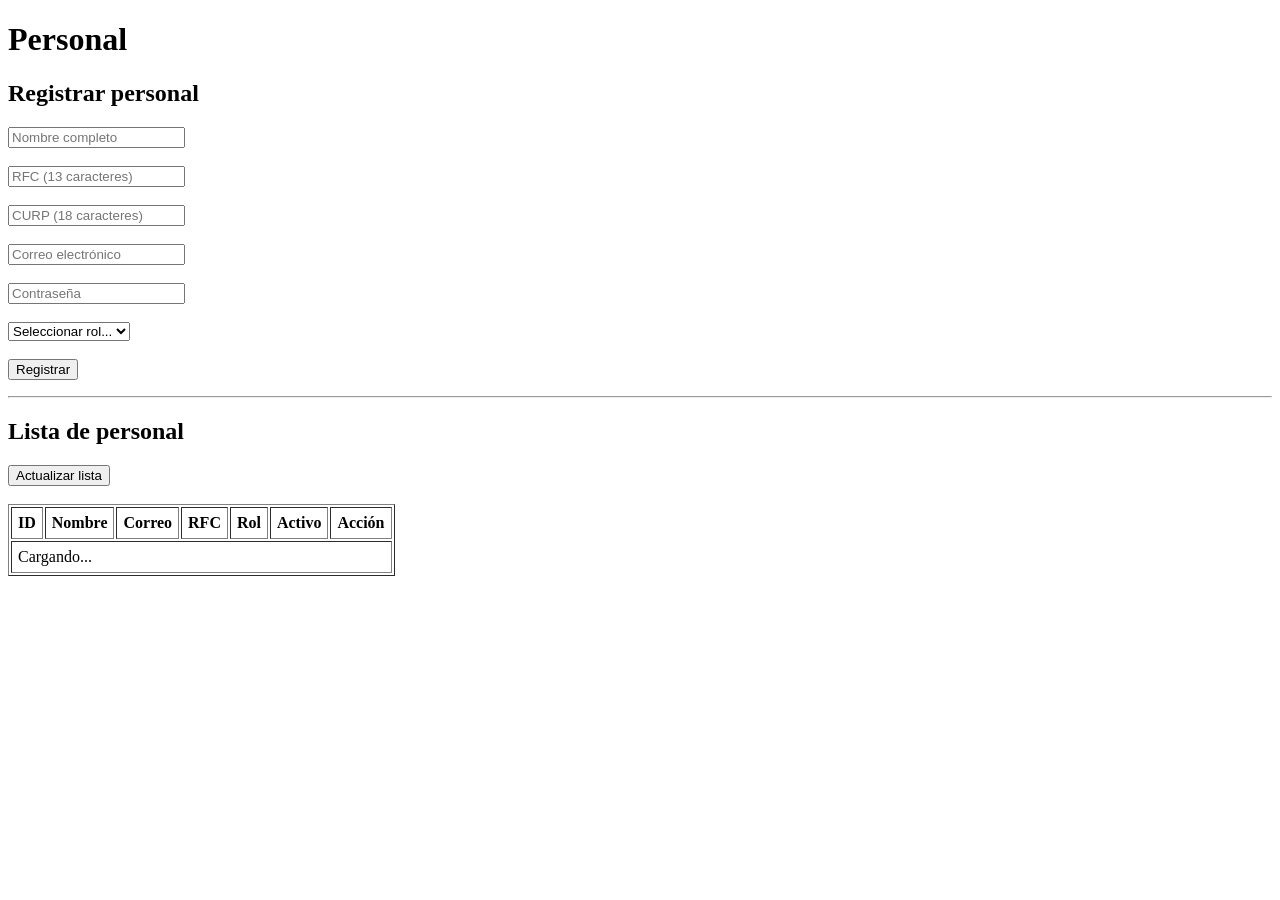
<file: src/static/personal.html>
<!DOCTYPE html>
<html lang="es">
<head>
  <meta charset="UTF-8"/>
  <title>Personal</title>
</head>
<body>
  <h1>Personal</h1>

  <!-- FORMULARIO REGISTRO -->
  <h2>Registrar personal</h2>
  <input type="text"  id="f-nombre"  placeholder="Nombre completo"/><br/><br/>
  <input type="text"  id="f-rfc"     placeholder="RFC (13 caracteres)"/><br/><br/>
  <input type="text"  id="f-curp"    placeholder="CURP (18 caracteres)"/><br/><br/>
  <input type="email" id="f-correo"  placeholder="Correo electrónico"/><br/><br/>
  <input type="password" id="f-pass" placeholder="Contraseña"/><br/><br/>
  <select id="f-rol">
    <option value="">Seleccionar rol...</option>
  </select><br/><br/>
  <button onclick="registrar()">Registrar</button>
  <p id="msg-registro"></p>

  <hr/>

  <!-- LISTA -->
  <h2>Lista de personal</h2>
  <button onclick="cargarPersonal()">Actualizar lista</button><br/><br/>
  <table border="1" cellpadding="6">
    <thead>
      <tr>
        <th>ID</th>
        <th>Nombre</th>
        <th>Correo</th>
        <th>RFC</th>
        <th>Rol</th>
        <th>Activo</th>
        <th>Acción</th>
      </tr>
    </thead>
    <tbody id="tabla-personal">
      <tr><td colspan="7">Cargando...</td></tr>
    </tbody>
  </table>

  <script>
    const API = 'http://localhost:8000';

    async function cargarRoles() {
  try {
    const res = await fetch(`${API}/catalogos/roles`);
    
    if (!res.ok) {
        console.error("Error en el servidor:", res.status);
        return;
    }

    const data = await res.json();
    console.log("¿Qué llegó de roles?", data); // <--- ESTO ES VITAL

    const sel = document.getElementById('f-rol');
    
    if (data.length === 0) {
        console.warn("La tabla cat_roles está vacía en la base de datos.");
        return;
    }

    // Limpiamos por si acaso
    sel.innerHTML = '<option value="">Seleccionar rol...</option>';

    data.forEach(r => {
      console.log("Insertando rol:", r); // Para ver si entra al ciclo
      const opt = document.createElement('option');
      opt.value = r.id_rol;
      opt.textContent = r.nombre_rol;
      sel.appendChild(opt);
    });
  } catch (err) {
    console.error("Error fatal en fetch:", err);
  }
}

    async function registrar() {
      const body = {
        nombre_completo: document.getElementById('f-nombre').value,
        rfc:             document.getElementById('f-rfc').value,
        curp:            document.getElementById('f-curp').value,
        correo:          document.getElementById('f-correo').value,
        contrasena:      document.getElementById('f-pass').value,
        id_rol:          parseInt(document.getElementById('f-rol').value)
      };

      const res  = await fetch(`${API}/personal/`, {
        method:  'POST',
        headers: { 'Content-Type': 'application/json' },
        body:    JSON.stringify(body)
      });
      const data = await res.json();

      document.getElementById('msg-registro').textContent =
        res.ok ? '✅ Registrado correctamente' : '❌ Error: ' + JSON.stringify(data.detail);

      if (res.ok) cargarPersonal();
    }

    async function cargarPersonal() {
      const res   = await fetch(`${API}/personal/`);
      const data  = await res.json();
      const tbody = document.getElementById('tabla-personal');

      tbody.innerHTML = data.map(p => `
        <tr>
          <td>${p.id_personal}</td>
          <td>${p.nombre_completo}</td>
          <td>${p.correo}</td>
          <td>${p.rfc}</td>
          <td>${p.id_rol}</td>
          <td>${p.activo ? 'Sí' : 'No'}</td>
          <td>
            ${p.activo
              ? `<button onclick="desactivar(${p.id_personal})">Desactivar</button>`
              : `<button onclick="reactivar(${p.id_personal})">Reactivar</button>`}
          </td>
        </tr>
      `).join('');
    }

    async function desactivar(id) {
      await fetch(`${API}/personal/${id}`, { method: 'DELETE' });
      cargarPersonal();
    }

    async function reactivar(id) {
      await fetch(`${API}/personal/${id}/reactivar`, { method: 'PATCH' });
      cargarPersonal();
    }

    cargarRoles();
    cargarPersonal();
  </script>
</body>
</html>
</file>
<file: static/css/styles.css>
/* ─── Variables Globales ─── */
:root {
  --navy:   #0d1f3c; --navy2:  #162b52; --teal:   #0e7490; --teal-l: #22d3ee;
  --amber:  #f59e0b; --red:    #dc2626; --green:  #16a34a; --bg:     #f0f4f8;
  --card:   #ffffff; --border: #d1dce9; --text:   #1e293b; --muted:  #64748b;
  --radius: 10px; --shadow: 0 4px 24px rgba(13,31,60,.10);
}
*, *::before, *::after { box-sizing: border-box; margin: 0; padding: 0; }
body { font-family: 'DM Sans', sans-serif; background: var(--bg); color: var(--text); min-height: 100vh; }

/* ─── Pantalla Login ─── */
#screen-login { min-height: 100vh; display: flex; align-items: center; justify-content: center; background: linear-gradient(135deg, var(--navy) 0%, #0f3460 50%, #1a6b8a 100%); }
.login-card { background: var(--card); border-radius: 16px; padding: 3rem 2.5rem; width: 100%; max-width: 420px; box-shadow: 0 20px 60px rgba(0,0,0,.35); text-align: center; }
.login-logo { width: 56px; height: 56px; background: var(--navy); border-radius: 14px; display: grid; place-items: center; font-family: 'DM Serif Display', serif; font-size: 1.5rem; color: var(--teal-l); margin: 0 auto 1.25rem; }
.login-card h1 { font-family: 'DM Serif Display', serif; font-size: 1.5rem; color: var(--navy); }
.login-card p  { color: var(--muted); font-size: .85rem; margin-top: .35rem; margin-bottom: 2rem; }
#login-error { background: #fef2f2; border: 1px solid #fecaca; color: var(--red); border-radius: 8px; padding: .65rem 1rem; font-size: .83rem; margin-bottom: 1rem; display: none; }

/* ─── Interfaz Principal ─── */
#screen-main { display: none; }
header { background: linear-gradient(135deg, var(--navy) 0%, var(--navy2) 100%); color: #fff; padding: 0 2rem; height: 64px; display: flex; align-items: center; justify-content: space-between; box-shadow: 0 2px 12px rgba(0,0,0,.25); position: sticky; top: 0; z-index: 100; }

.header-left { display: flex; align-items: center; gap: 3rem; }
.logo { display: flex; align-items: center; gap: .75rem; }
.logo-badge { width: 36px; height: 36px; background: var(--teal); border-radius: 8px; display: grid; place-items: center; font-size: 1.1rem; font-weight: 700; color: #fff; }
.logo-text { font-family: 'DM Serif Display', serif; font-size: 1.1rem; line-height: 1.2; }
.logo-sub  { font-size: .7rem; opacity: .65; text-transform: uppercase; }

/* ─── Navegación (TABS) ─── */
.nav-menu { display: flex; gap: 1.5rem; }
.nav-tab { color: rgba(255,255,255,0.6); text-decoration: none; font-size: .9rem; font-weight: 500; padding: .5rem 0; border-bottom: 2px solid transparent; transition: all .2s; cursor: pointer; }
.nav-tab:hover { color: #fff; }
.nav-tab.active { color: #fff; border-bottom-color: var(--teal-l); }

.header-user { display: flex; align-items: center; gap: .75rem; font-size: .85rem; }
#btn-logout { background: rgba(255,255,255,.12); border: 1px solid rgba(255,255,255,.2); color: #fff; padding: .35rem .85rem; border-radius: 6px; cursor: pointer; font-size: .8rem; font-family: inherit; transition: background .2s; }
#btn-logout:hover { background: rgba(255,255,255,.22); }

.container { max-width: 1280px; margin: 0 auto; padding: 2rem 1.5rem; }
.view-section { display: none; animation: fadeIn .3s ease; }
.view-section.active { display: block; }

.page-header { display: flex; align-items: flex-end; justify-content: space-between; margin-bottom: 1.75rem; flex-wrap: wrap; gap: 1rem; }
.page-title { font-family: 'DM Serif Display', serif; font-size: 1.8rem; color: var(--navy); }
.page-sub   { color: var(--muted); font-size: .85rem; margin-top: .2rem; }

/* ─── Tablas y Tarjetas ─── */
.toolbar { display: flex; gap: .75rem; align-items: center; flex-wrap: wrap; margin-bottom: 1.25rem; }
.search-wrap { position: relative; flex: 1; min-width: 240px; }
.search-wrap input { width: 100%; padding: .6rem 1rem .6rem 2.5rem; border: 1px solid var(--border); border-radius: var(--radius); font-family: inherit; font-size: .9rem; }
.card { background: var(--card); border-radius: var(--radius); box-shadow: var(--shadow); border: 1px solid var(--border); overflow: hidden; }
table { width: 100%; border-collapse: collapse; font-size: .875rem; }
th { padding: .85rem 1rem; text-align: left; font-weight: 600; color: var(--muted); font-size: .78rem; text-transform: uppercase; border-bottom: 1px solid var(--border); background: #f8fafc; }
td { padding: .85rem 1rem; border-bottom: 1px solid #f1f5f9; vertical-align: middle; }
tr:hover td { background: #f8fafc; }

/* ─── Badges y Botones ─── */
.badge { display: inline-block; padding: .2rem .65rem; border-radius: 20px; font-size: .75rem; font-weight: 600; white-space: nowrap; }
.badge-green  { background: #dcfce7; color: #15803d; }
.badge-red    { background: #fee2e2; color: #b91c1c; }
.badge-navy   { background: #e0e7ff; color: #3730a3; }
.badge-teal   { background: #ccfbf1; color: #0f766e; }
.badge-amber  { background: #fef3c7; color: #b45309; }

.actions { display: flex; gap: .4rem; flex-wrap: nowrap; }
.btn-icon { width: 30px; height: 30px; border-radius: 6px; border: 1px solid var(--border); background: #fff; cursor: pointer; display: grid; place-items: center; color: var(--muted); transition: all .15s; }
.btn-icon:hover { border-color: var(--teal); color: var(--teal); background: #ecfeff; }
.btn-icon.danger:hover { border-color: var(--red); color: var(--red); background: #fef2f2; }
.btn-icon svg { width: 14px; height: 14px; }

.btn { display: inline-flex; align-items: center; gap: .45rem; padding: .6rem 1.25rem; border-radius: var(--radius); font-family: inherit; font-size: .875rem; font-weight: 500; cursor: pointer; border: none; transition: all .15s; }
.btn-primary   { background: var(--navy); color: #fff; }
.btn-primary:hover   { background: var(--navy2); }
.btn-secondary { background: #fff; color: var(--text); border: 1px solid var(--border); }
.btn-secondary:hover { background: #f8fafc; }
.btn-danger  { background: var(--red); color: #fff; }
.btn-warning { background: var(--amber); color: #fff; }
.btn-success { background: var(--green); color: #fff; }

/* ─── Formularios ─── */
.form-group { margin-bottom: 1.15rem; }
label { display: block; font-size: .82rem; font-weight: 600; color: var(--muted); margin-bottom: .4rem; text-transform: uppercase; }
input[type=text], input[type=email], input[type=password], input[type=date], select { width: 100%; padding: .6rem .9rem; border: 1px solid var(--border); border-radius: 8px; font-family: inherit; font-size: .9rem; background: #fff; }
input:focus, select:focus { outline: none; border-color: var(--teal); box-shadow: 0 0 0 3px rgba(14,116,144,.12); }
.form-grid { display: grid; grid-template-columns: 1fr 1fr 1fr; gap: 1rem; }
.span-2 { grid-column: span 2; }
.field-error { font-size: .78rem; color: var(--red); margin-top: .3rem; display: none; }
.section-title { font-size: 1rem; font-weight: 600; color: var(--teal); margin: 1.5rem 0 1rem; border-bottom: 2px solid #e2e8f0; padding-bottom: .4rem; }
.section-title:first-child { margin-top: 0; }

/* ─── Modales ─── */
.overlay { position: fixed; inset: 0; background: rgba(0,0,0,.45); backdrop-filter: blur(2px); z-index: 200; display: none; align-items: center; justify-content: center; padding: 1rem; }
.overlay.open { display: flex; animation: fadeIn .2s ease both; }
.modal { background: var(--card); border-radius: 14px; width: 100%; max-width: 560px; max-height: 90vh; overflow-y: auto; box-shadow: 0 20px 60px rgba(0,0,0,.3); }
.modal-wide { max-width: 850px; }
.modal-header { padding: 1.5rem 1.75rem 1rem; display: flex; align-items: center; justify-content: space-between; border-bottom: 1px solid var(--border); }
.modal-header h2 { font-family: 'DM Serif Display', serif; font-size: 1.3rem; color: var(--navy); }
.modal-body { padding: 1.5rem 1.75rem; }
.modal-footer { padding: 1rem 1.75rem 1.5rem; display: flex; justify-content: flex-end; gap: .75rem; border-top: 1px solid var(--border); }
.close-btn { width: 30px; height: 30px; border-radius: 6px; border: 1px solid var(--border); background: #fff; cursor: pointer; display: grid; place-items: center; color: var(--muted); transition: all .15s; }
.close-btn:hover { border-color: #999; color: var(--text); }

/* ─── Vista Detalle (Expediente y Personal) ─── */
.detail-card { background: #f8fafc; border: 1px solid var(--border); border-radius: 8px; padding: 1.25rem; margin-bottom: 1rem; }
.detail-card h3 { font-size: .95rem; color: var(--navy); margin-bottom: 1rem; text-transform: uppercase; letter-spacing: .05em; }
.detail-grid { display: grid; grid-template-columns: 1fr 1fr; gap: 1rem 2rem; }
.detail-item label { font-size: .75rem; font-weight: 600; color: var(--muted); text-transform: uppercase; display: block; margin-bottom: .2rem; }
.detail-item p { font-size: .95rem; color: var(--text); }
.detail-sep { grid-column: 1/-1; border: none; border-top: 1px solid var(--border); }

.avatar-row { display: flex; align-items: center; gap: 1rem; margin-bottom: 1.5rem; }
.avatar { width: 56px; height: 56px; border-radius: 50%; background: var(--navy); color: var(--teal-l); display: grid; place-items: center; font-family: 'DM Serif Display', serif; font-size: 1.4rem; flex-shrink: 0; }

/* ─── Modal Confirmación ─── */
.confirm-icon { width: 56px; height: 56px; border-radius: 50%; display: grid; place-items: center; margin: 0 auto 1rem; }
.confirm-icon.danger { background: #fee2e2; color: var(--red); }
.confirm-icon.warning { background: #fef3c7; color: var(--amber); }
#confirm-modal .modal-body { text-align: center; }
#confirm-modal h3 { font-family: 'DM Serif Display', serif; font-size: 1.2rem; margin-bottom: .5rem; }
#confirm-modal p  { color: var(--muted); font-size: .9rem; line-height: 1.5; }

/* Toasts y Utilidades */
#toast-container { position: fixed; bottom: 1.5rem; right: 1.5rem; z-index: 999; display: flex; flex-direction: column; gap: .5rem; }
.toast { padding: .75rem 1.25rem; border-radius: 10px; font-size: .875rem; color: #fff; max-width: 320px; animation: slideInRight .3s ease, fadeOut .4s ease 3s both; box-shadow: 0 4px 20px rgba(0,0,0,.2); }
.toast.success { background: var(--green); }
.toast.error   { background: var(--red); }
.toast.info    { background: var(--teal); }

@keyframes fadeIn { from { opacity: 0 } to { opacity: 1 } }
@keyframes slideInRight { from { opacity: 0; transform: translateX(40px) } to { opacity: 1; transform: none } }
@keyframes fadeOut { from { opacity: 1 } to { opacity: 0; pointer-events: none } }

/* ══════════════════════════════════════════
   ─── Buscador CIE-10 ───
   ══════════════════════════════════════════ */
.cie10-wrap {
  position: relative;
}
.cie10-wrap input[type=text] {
  width: 100%;
  padding: .6rem 2.6rem .6rem .9rem;
  border: 1px solid var(--border);
  border-radius: 8px;
  font-family: inherit;
  font-size: .9rem;
  background: #fff;
  transition: border-color .2s;
}
.cie10-wrap input[type=text]:focus {
  outline: none;
  border-color: var(--teal);
  box-shadow: 0 0 0 3px rgba(14,116,144,.12);
}
/* Icono lupa dentro del input */
.cie10-wrap .cie10-icon {
  position: absolute;
  right: .75rem;
  top: 50%;
  transform: translateY(-50%);
  color: var(--muted);
  pointer-events: none;
  display: flex;
  align-items: center;
}
/* Spinner de carga */
.cie10-wrap .cie10-spinner {
  position: absolute;
  right: .75rem;
  top: 50%;
  transform: translateY(-50%);
  display: none;
}
.cie10-spinner::after {
  content: '';
  display: block;
  width: 16px; height: 16px;
  border: 2px solid var(--border);
  border-top-color: var(--teal);
  border-radius: 50%;
  animation: spin .6s linear infinite;
}
@keyframes spin { to { transform: rotate(360deg); } }

/* Lista desplegable de resultados */
.cie10-results {
  position: absolute;
  top: calc(100% + 4px);
  left: 0; right: 0;
  background: #fff;
  border: 1px solid var(--border);
  border-radius: 8px;
  box-shadow: 0 8px 24px rgba(13,31,60,.14);
  z-index: 300;
  max-height: 240px;
  overflow-y: auto;
  display: none;
}
.cie10-results.show { display: block; }
.cie10-results li {
  list-style: none;
  padding: .55rem .9rem;
  cursor: pointer;
  font-size: .875rem;
  display: flex;
  align-items: baseline;
  gap: .6rem;
  border-bottom: 1px solid #f1f5f9;
  transition: background .12s;
}
.cie10-results li:last-child { border-bottom: none; }
.cie10-results li:hover,
.cie10-results li.cie10-active { background: #ecfeff; }
.cie10-results li .cie10-code {
  font-size: .75rem;
  font-weight: 700;
  color: var(--teal);
  min-width: 52px;
  flex-shrink: 0;
}
.cie10-results li .cie10-desc {
  color: var(--text);
  white-space: nowrap;
  overflow: hidden;
  text-overflow: ellipsis;
}
.cie10-results li.cie10-empty {
  color: var(--muted);
  cursor: default;
  font-style: italic;
  justify-content: center;
}
.cie10-results li.cie10-empty:hover { background: transparent; }

/* Chip de selección: aparece cuando el usuario elige una enfermedad */
.cie10-chip {
  display: none;
  align-items: center;
  gap: .5rem;
  margin-top: .5rem;
  background: #ecfeff;
  border: 1px solid #a5f3fc;
  border-radius: 20px;
  padding: .3rem .75rem;
  font-size: .8rem;
  color: #0f766e;
  width: fit-content;
}
.cie10-chip.show { display: inline-flex; }
.cie10-chip button {
  background: none; border: none; cursor: pointer;
  color: #0f766e; font-size: .9rem; line-height: 1;
  padding: 0; margin-left: .2rem;
}
.cie10-chip button:hover { color: var(--red); }
</file>
